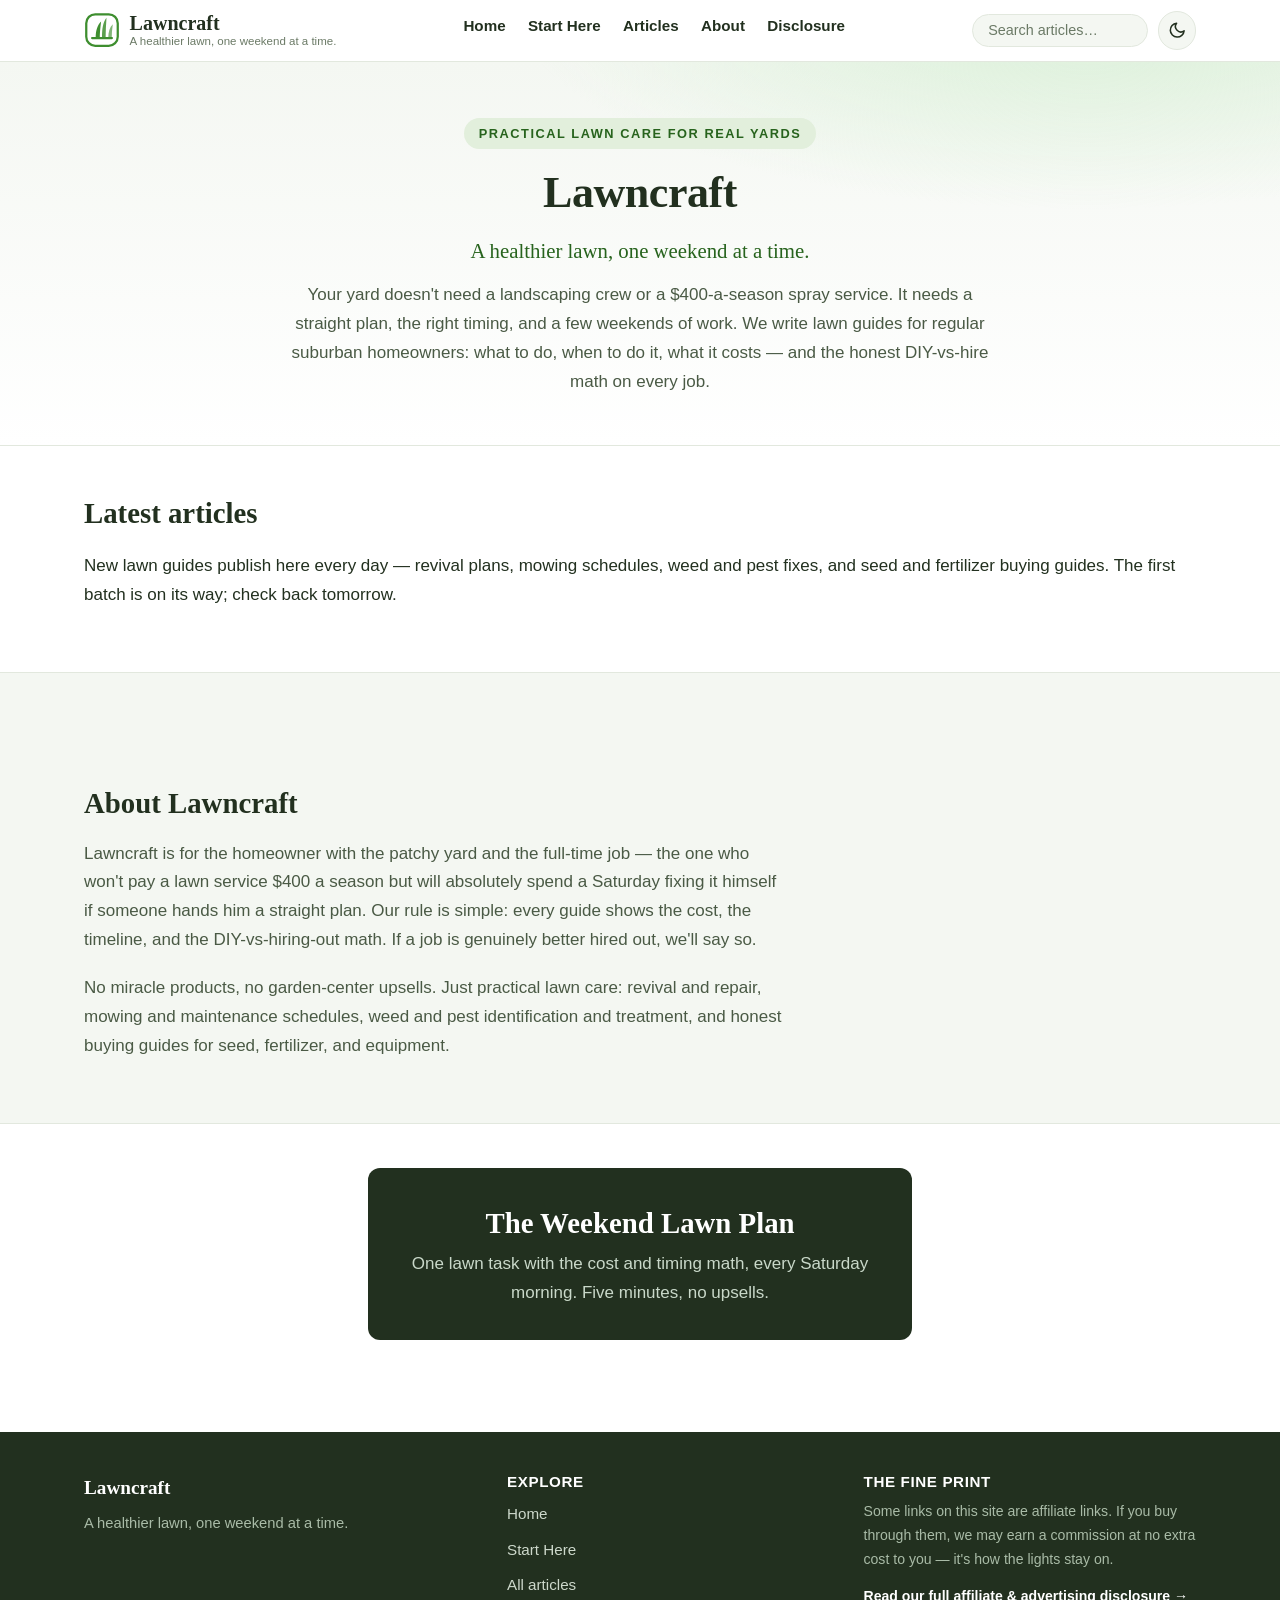
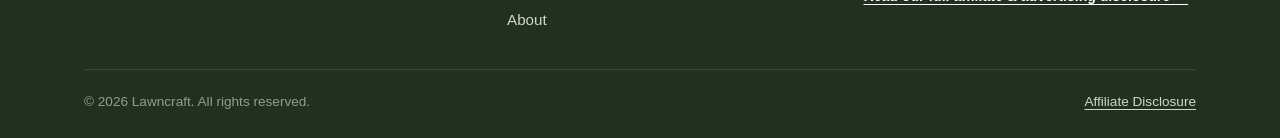
<file: index.html>
<!DOCTYPE html>
<html lang="en">
<head>
  <meta charset="utf-8">
  <meta name="viewport" content="width=device-width, initial-scale=1">
  <!-- MEDIVAVINE/JOURNEY: paste ad network script here -->
  <title>Lawncraft — A healthier lawn, one weekend at a time.</title>
  <meta name="description" content="Lawncraft gives regular suburban homeowners straight, DIY-first lawn care plans — revival, mowing, weeds, seed and fertilizer — always with the DIY-vs-hire math.">
  <meta property="og:title" content="Lawncraft — A healthier lawn, one weekend at a time.">
  <meta property="og:description" content="Practical lawn care for regular suburban homeowners: revival plans, mowing schedules, weed ID, and seed and fertilizer buying guides — with honest cost math.">
  <meta property="og:type" content="website">
  <meta property="og:url" content="https://lawncraft.pages.dev/">
  <link rel="stylesheet" href="styles.css">
  <script>
  /* Set theme before first paint: stored choice, else OS preference. */
  (function(){try{var t=localStorage.getItem('lawncraft-theme');if(!t){t=(window.matchMedia&&window.matchMedia('(prefers-color-scheme: dark)').matches)?'dark':'light';}document.documentElement.setAttribute('data-theme',t);}catch(e){}})();
  </script>
  <link rel="canonical" href="https://lawncraft.pages.dev/">
  <meta name="twitter:card" content="summary">
</head>
<body>

<header class="site-header">
  <div class="header-inner">
    <a class="brand" href="index.html" aria-label="Lawncraft — home">
      <svg class="brand-mark" viewBox="0 0 40 40" role="img" aria-label="Three grass blades">
        <rect x="2.5" y="2.5" width="35" height="35" rx="10" fill="none" stroke="#3e8e2f" stroke-width="2.5"/>
        <path d="M13 29c0-8 1.5-14 6-18.5-.8 6.5-1.5 12.5-1.5 18.5z" fill="#3e8e2f"/>
        <path d="M20 29c0-10 1-17.5 5-22.5-.5 7.5-1 15-1 22.5z" fill="#3e8e2f" opacity="0.85"/>
        <path d="M27 29c0-7 1.5-12 5-15.5-.8 5-1.2 10.5-1.2 15.5z" fill="#3e8e2f" opacity="0.65"/>
        <path d="M9 29h22" stroke="#3e8e2f" stroke-width="2.5" stroke-linecap="round"/>
      </svg>
      <span class="brand-name">Lawncraft<span class="brand-tag">A healthier lawn, one weekend at a time.</span></span>
    </a>
    <button class="nav-toggle" id="navToggle" aria-expanded="false" aria-controls="siteNav" aria-label="Toggle navigation menu">
      <svg viewBox="0 0 24 24" fill="none" stroke="currentColor" stroke-width="2" stroke-linecap="round" aria-hidden="true">
        <path d="M4 7h16M4 12h16M4 17h16"/>
      </svg>
    </button>
    <nav class="site-nav" id="siteNav" aria-label="Main navigation">
      <ul>
        <li><a href="index.html" aria-current="page">Home</a></li>
        <li><a href="#articles">Start Here</a></li>
        <li><a href="#articles">Articles</a></li>
        <li><a href="#about">About</a></li>
        <li><a href="disclosure.html">Disclosure</a></li>
      </ul>
    </nav>
    <div class="header-actions">
      <div class="site-search" data-search>
        <label class="visually-hidden" for="siteSearchInput">Search articles</label>
        <input class="site-search-input" id="siteSearchInput" type="search" placeholder="Search articles&hellip;" autocomplete="off" role="combobox" aria-expanded="false" aria-controls="siteSearchResults" aria-autocomplete="list">
        <div class="site-search-results" id="siteSearchResults" role="listbox" aria-label="Search results" hidden></div>
      </div>
      <button class="theme-toggle" id="themeToggle" type="button" aria-label="Switch to dark mode" aria-pressed="false">
        <svg class="icon-moon" viewBox="0 0 24 24" fill="none" stroke="currentColor" stroke-width="2" stroke-linecap="round" stroke-linejoin="round" aria-hidden="true"><path d="M21 12.8A9 9 0 1 1 11.2 3a7 7 0 0 0 9.8 9.8z"/></svg>
        <svg class="icon-sun" viewBox="0 0 24 24" fill="none" stroke="currentColor" stroke-width="2" stroke-linecap="round" aria-hidden="true"><circle cx="12" cy="12" r="4"/><path d="M12 2v2M12 20v2M4.9 4.9l1.4 1.4M17.7 17.7l1.4 1.4M2 12h2M20 12h2M4.9 19.1l1.4-1.4M17.7 6.3l1.4-1.4"/></svg>
      </button>
    </div>
  </div>
</header>

<main>
  <section class="hero">
    <div class="wrap">
      <span class="eyebrow">Practical lawn care for real yards</span>
      <h1>Lawncraft</h1>
      <p class="tagline">A healthier lawn, one weekend at a time.</p>
      <p class="pitch">Your yard doesn't need a landscaping crew or a $400-a-season spray service. It needs a straight plan, the right timing, and a few weekends of work. We write lawn guides for regular suburban homeowners: what to do, when to do it, what it costs — and the honest DIY-vs-hire math on every job.</p>
    </div>
  </section>

  <section class="section" aria-labelledby="articles">
    <div class="wrap">
      <div class="section-head" id="articles-head">
        <h2 id="articles">Latest articles</h2>
      </div>
      <p>New lawn guides publish here every day — revival plans, mowing schedules, weed and pest fixes, and seed and fertilizer buying guides. The first batch is on its way; check back tomorrow.</p>
      <ul class="card-grid">
      </ul>
    </div>
  </section>

  <section class="section band about" id="about" aria-labelledby="about-heading">
    <div class="wrap">
      <h2 id="about-heading">About Lawncraft</h2>
      <p>Lawncraft is for the homeowner with the patchy yard and the full-time job — the one who won't pay a lawn service $400 a season but will absolutely spend a Saturday fixing it himself if someone hands him a straight plan. Our rule is simple: every guide shows the cost, the timeline, and the DIY-vs-hiring-out math. If a job is genuinely better hired out, we'll say so.</p>
      <p>No miracle products, no garden-center upsells. Just practical lawn care: revival and repair, mowing and maintenance schedules, weed and pest identification and treatment, and honest buying guides for seed, fertilizer, and equipment.</p>
    </div>
  </section>

  <section class="section" aria-labelledby="newsletter-heading">
    <div class="wrap">
      <div class="newsletter-card">
        <h2 id="newsletter-heading">The Weekend Lawn Plan</h2>
        <p>One lawn task with the cost and timing math, every Saturday morning. Five minutes, no upsells.</p>
        <!-- NEWSLETTER: paste Beehiiv/Substack embed here -->
      </div>
    </div>
  </section>
</main>

<footer class="site-footer">
  <div class="footer-inner">
    <div class="footer-grid">
      <div>
        <div class="footer-brand">Lawncraft</div>
        <p class="footer-tag">A healthier lawn, one weekend at a time.</p>
      </div>
      <nav class="footer-nav" aria-label="Footer navigation">
        <h3>Explore</h3>
        <ul>
          <li><a href="index.html">Home</a></li>
          <li><a href="#articles">Start Here</a></li>
          <li><a href="#articles">All articles</a></li>
          <li><a href="#about">About</a></li>
        </ul>
      </nav>
      <div class="footer-note">
        <h3>The fine print</h3>
        <p>Some links on this site are affiliate links. If you buy through them, we may earn a commission at no extra cost to you — it's how the lights stay on.</p>
        <p><a href="disclosure.html" class="footer-note-link">Read our full affiliate &amp; advertising disclosure →</a></p>
      </div>
    </div>
    <div class="footer-bottom">
      <span>© 2026 Lawncraft. All rights reserved.</span>
      <span><a href="disclosure.html">Affiliate Disclosure</a></span>
    </div>
  </div>
</footer>

<script src="assets/site.js"></script>
</body>
</html>
</file>
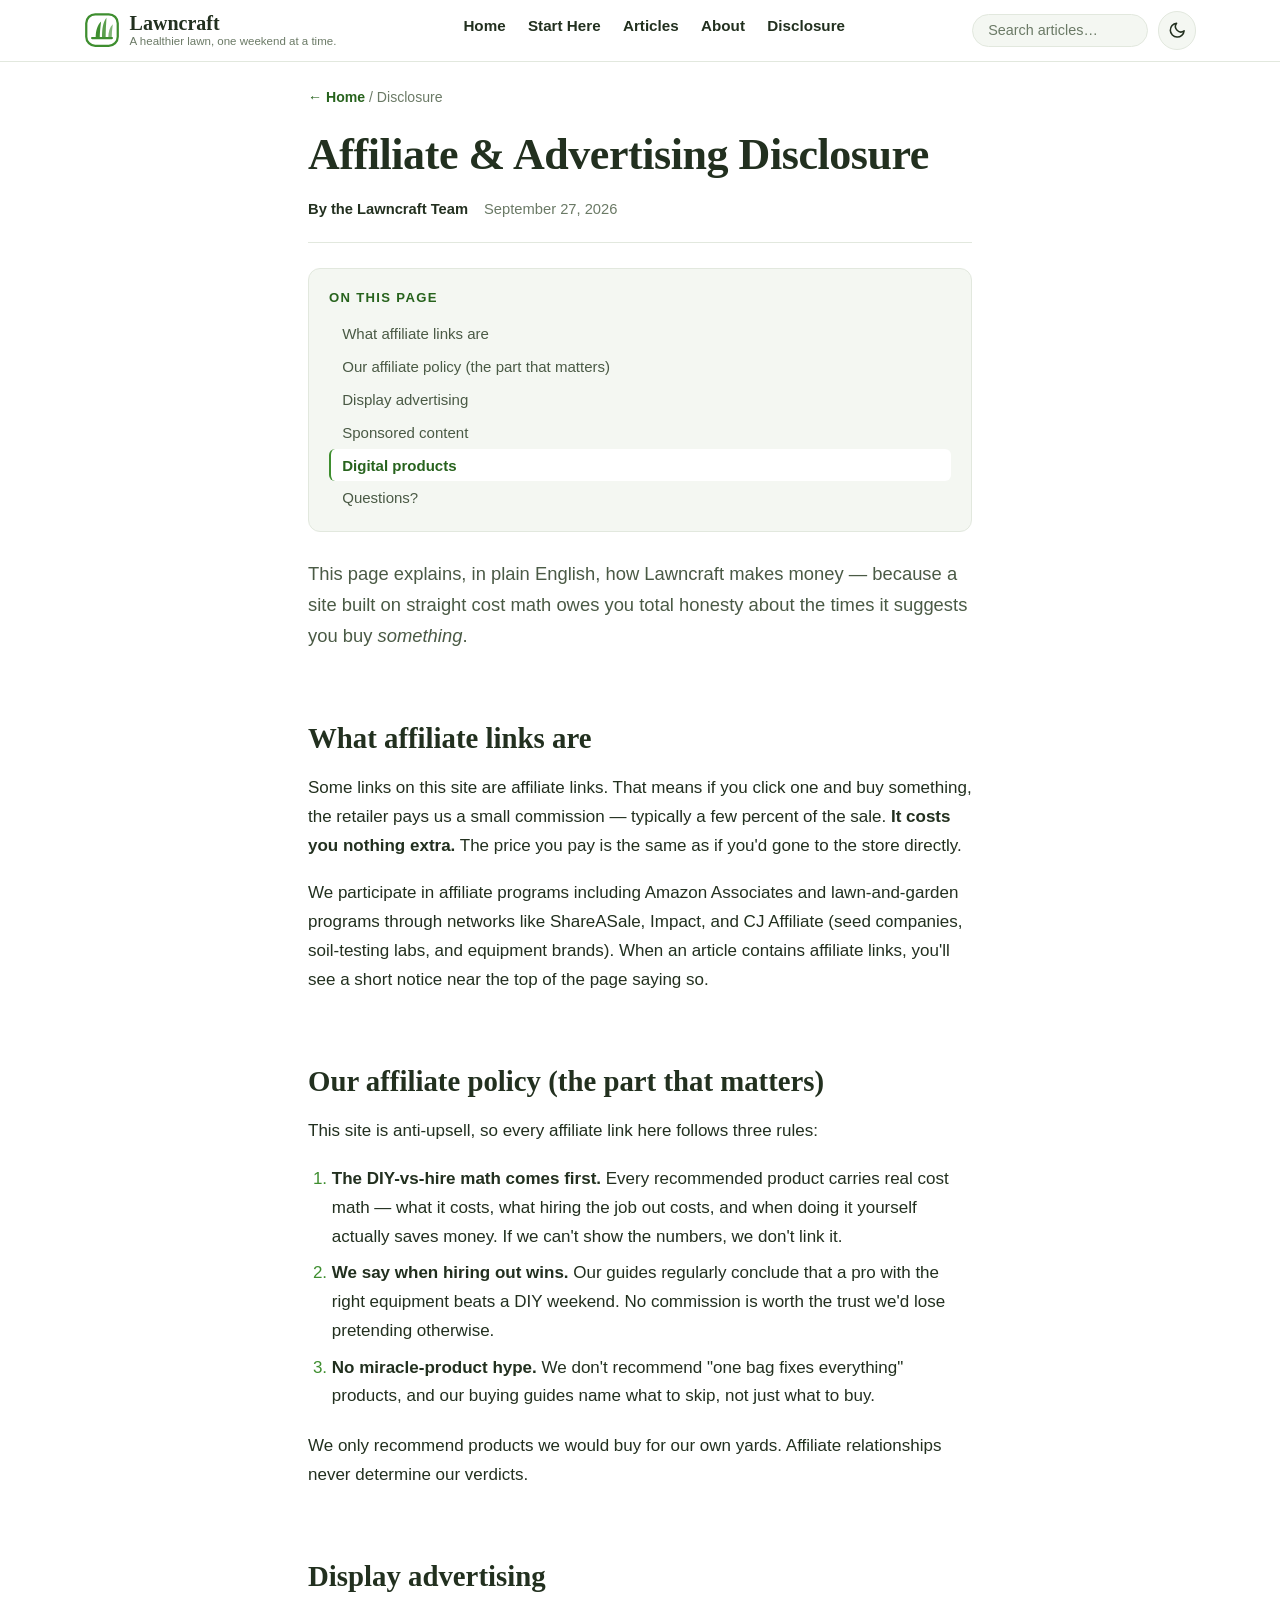
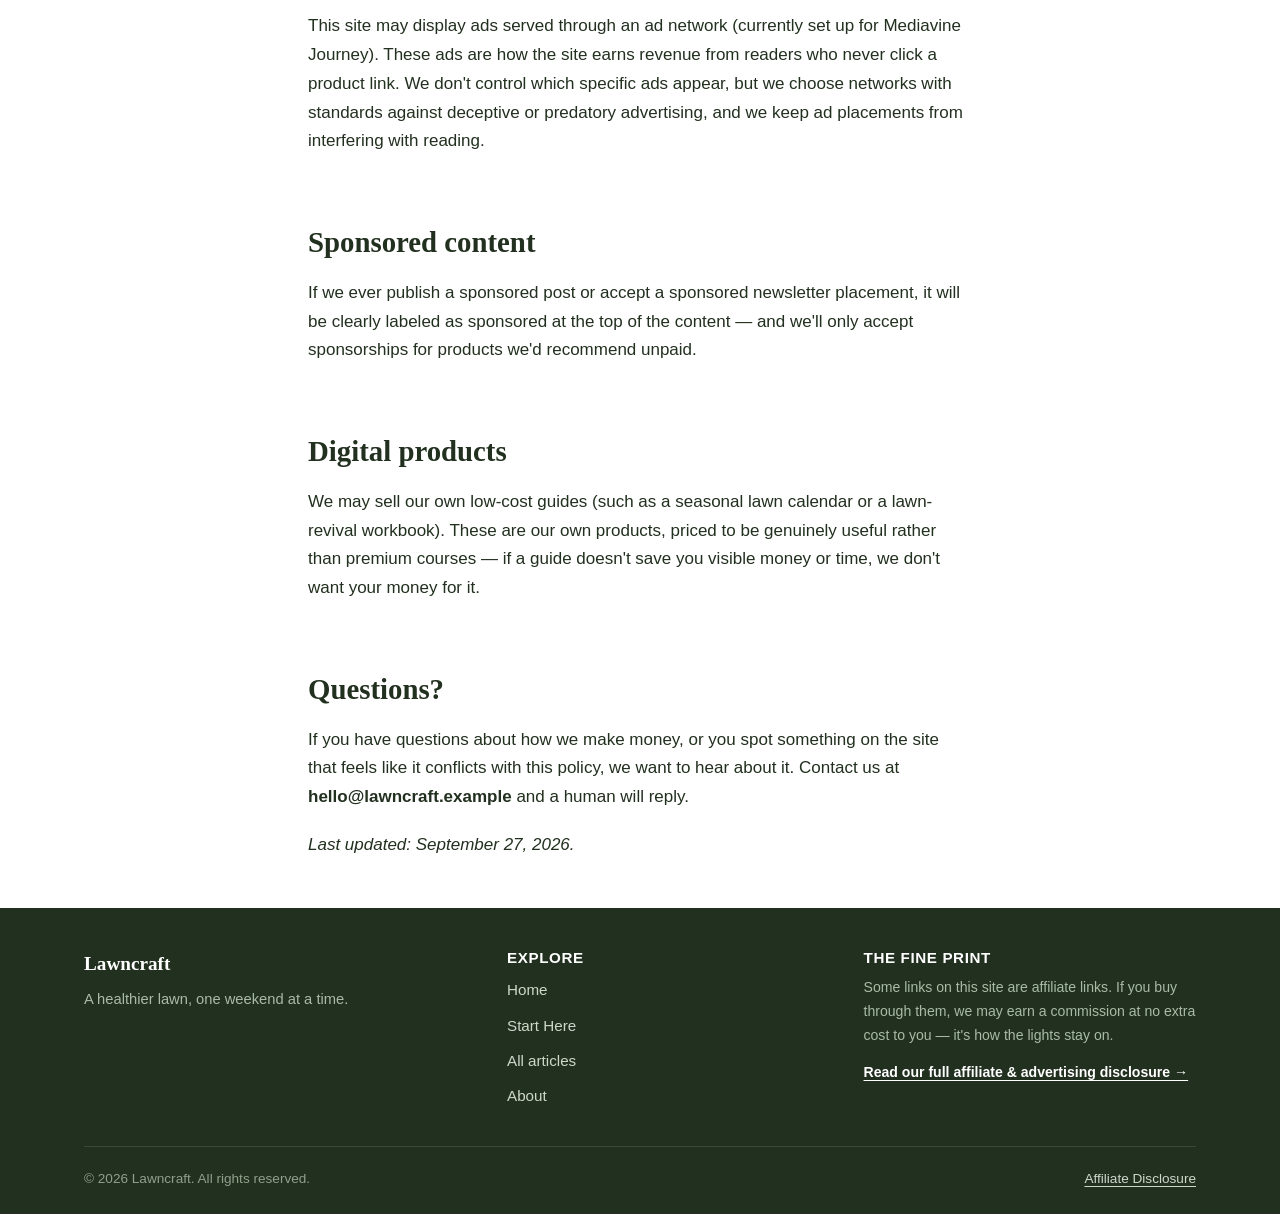
<file: disclosure.html>
<!DOCTYPE html>
<html lang="en">
<head>
  <meta charset="utf-8">
  <meta name="viewport" content="width=device-width, initial-scale=1">
  <!-- MEDIVAVINE/JOURNEY: paste ad network script here -->
  <title>Affiliate &amp; Advertising Disclosure | Lawncraft</title>
  <meta name="description" content="How Lawncraft makes money: affiliate links, display ads, and our promise to recommend only what we'd buy for our own yards.">
  <meta property="og:title" content="Affiliate &amp; Advertising Disclosure | Lawncraft">
  <meta property="og:description" content="Plain-English disclosure: what affiliate links are, how display ads work here, and why trust is the whole business model.">
  <meta property="og:type" content="website">
  <meta property="og:url" content="https://lawncraft.pages.dev/disclosure.html">
  <link rel="stylesheet" href="styles.css">
  <script>
  /* Set theme before first paint: stored choice, else OS preference. */
  (function(){try{var t=localStorage.getItem('lawncraft-theme');if(!t){t=(window.matchMedia&&window.matchMedia('(prefers-color-scheme: dark)').matches)?'dark':'light';}document.documentElement.setAttribute('data-theme',t);}catch(e){}})();
  </script>
  <link rel="canonical" href="https://lawncraft.pages.dev/disclosure.html">
  <meta name="twitter:card" content="summary">
</head>
<body class="article-page">

<header class="site-header">
  <div class="header-inner">
    <a class="brand" href="index.html" aria-label="Lawncraft — home">
      <svg class="brand-mark" viewBox="0 0 40 40" role="img" aria-label="Three grass blades">
        <rect x="2.5" y="2.5" width="35" height="35" rx="10" fill="none" stroke="#3e8e2f" stroke-width="2.5"/>
        <path d="M13 29c0-8 1.5-14 6-18.5-.8 6.5-1.5 12.5-1.5 18.5z" fill="#3e8e2f"/>
        <path d="M20 29c0-10 1-17.5 5-22.5-.5 7.5-1 15-1 22.5z" fill="#3e8e2f" opacity="0.85"/>
        <path d="M27 29c0-7 1.5-12 5-15.5-.8 5-1.2 10.5-1.2 15.5z" fill="#3e8e2f" opacity="0.65"/>
        <path d="M9 29h22" stroke="#3e8e2f" stroke-width="2.5" stroke-linecap="round"/>
      </svg>
      <span class="brand-name">Lawncraft<span class="brand-tag">A healthier lawn, one weekend at a time.</span></span>
    </a>
    <button class="nav-toggle" id="navToggle" aria-expanded="false" aria-controls="siteNav" aria-label="Toggle navigation menu">
      <svg viewBox="0 0 24 24" fill="none" stroke="currentColor" stroke-width="2" stroke-linecap="round" aria-hidden="true">
        <path d="M4 7h16M4 12h16M4 17h16"/>
      </svg>
    </button>
    <nav class="site-nav" id="siteNav" aria-label="Main navigation">
      <ul>
        <li><a href="index.html">Home</a></li>
        <li><a href="index.html#articles">Start Here</a></li>
        <li><a href="index.html#articles">Articles</a></li>
        <li><a href="index.html#about">About</a></li>
        <li><a href="disclosure.html" aria-current="page">Disclosure</a></li>
      </ul>
    </nav>
    <div class="header-actions">
      <div class="site-search" data-search>
        <label class="visually-hidden" for="siteSearchInput">Search articles</label>
        <input class="site-search-input" id="siteSearchInput" type="search" placeholder="Search articles&hellip;" autocomplete="off" role="combobox" aria-expanded="false" aria-controls="siteSearchResults" aria-autocomplete="list">
        <div class="site-search-results" id="siteSearchResults" role="listbox" aria-label="Search results" hidden></div>
      </div>
      <button class="theme-toggle" id="themeToggle" type="button" aria-label="Switch to dark mode" aria-pressed="false">
        <svg class="icon-moon" viewBox="0 0 24 24" fill="none" stroke="currentColor" stroke-width="2" stroke-linecap="round" stroke-linejoin="round" aria-hidden="true"><path d="M21 12.8A9 9 0 1 1 11.2 3a7 7 0 0 0 9.8 9.8z"/></svg>
        <svg class="icon-sun" viewBox="0 0 24 24" fill="none" stroke="currentColor" stroke-width="2" stroke-linecap="round" aria-hidden="true"><circle cx="12" cy="12" r="4"/><path d="M12 2v2M12 20v2M4.9 4.9l1.4 1.4M17.7 17.7l1.4 1.4M2 12h2M20 12h2M4.9 19.1l1.4-1.4M17.7 6.3l1.4-1.4"/></svg>
      </button>
    </div>
  </div>
</header>

<main>
  <div class="wrap-narrow">
    <p class="breadcrumb"><a href="index.html">← Home</a> / Disclosure</p>

    <article>
      <header class="article-head">
        <h1>Affiliate &amp; Advertising Disclosure</h1>
        <p class="byline">
          <span class="author">By the Lawncraft Team</span>
          <time datetime="2026-09-27">September 27, 2026</time>
        </p>
      </header>

      <p class="lede">This page explains, in plain English, how Lawncraft makes money — because a site built on straight cost math owes you total honesty about the times it suggests you buy <em>something</em>.</p>

      <h2>What affiliate links are</h2>
      <p>Some links on this site are affiliate links. That means if you click one and buy something, the retailer pays us a small commission — typically a few percent of the sale. <strong>It costs you nothing extra.</strong> The price you pay is the same as if you'd gone to the store directly.</p>
      <p>We participate in affiliate programs including Amazon Associates and lawn-and-garden programs through networks like ShareASale, Impact, and CJ Affiliate (seed companies, soil-testing labs, and equipment brands). When an article contains affiliate links, you'll see a short notice near the top of the page saying so.</p>

      <h2>Our affiliate policy (the part that matters)</h2>
      <p>This site is anti-upsell, so every affiliate link here follows three rules:</p>
      <ol>
        <li><strong>The DIY-vs-hire math comes first.</strong> Every recommended product carries real cost math — what it costs, what hiring the job out costs, and when doing it yourself actually saves money. If we can't show the numbers, we don't link it.</li>
        <li><strong>We say when hiring out wins.</strong> Our guides regularly conclude that a pro with the right equipment beats a DIY weekend. No commission is worth the trust we'd lose pretending otherwise.</li>
        <li><strong>No miracle-product hype.</strong> We don't recommend "one bag fixes everything" products, and our buying guides name what to skip, not just what to buy.</li>
      </ol>
      <p>We only recommend products we would buy for our own yards. Affiliate relationships never determine our verdicts.</p>

      <h2>Display advertising</h2>
      <p>This site may display ads served through an ad network (currently set up for Mediavine Journey). These ads are how the site earns revenue from readers who never click a product link. We don't control which specific ads appear, but we choose networks with standards against deceptive or predatory advertising, and we keep ad placements from interfering with reading.</p>

      <h2>Sponsored content</h2>
      <p>If we ever publish a sponsored post or accept a sponsored newsletter placement, it will be clearly labeled as sponsored at the top of the content — and we'll only accept sponsorships for products we'd recommend unpaid.</p>

      <h2>Digital products</h2>
      <p>We may sell our own low-cost guides (such as a seasonal lawn calendar or a lawn-revival workbook). These are our own products, priced to be genuinely useful rather than premium courses — if a guide doesn't save you visible money or time, we don't want your money for it.</p>

      <h2>Questions?</h2>
      <p>If you have questions about how we make money, or you spot something on the site that feels like it conflicts with this policy, we want to hear about it. Contact us at <strong>hello@lawncraft.example</strong> and a human will reply.</p>
      <p><em>Last updated: September 27, 2026.</em></p>
    </article>
  </div>
</main>

<footer class="site-footer">
  <div class="footer-inner">
    <div class="footer-grid">
      <div>
        <div class="footer-brand">Lawncraft</div>
        <p class="footer-tag">A healthier lawn, one weekend at a time.</p>
      </div>
      <nav class="footer-nav" aria-label="Footer navigation">
        <h3>Explore</h3>
        <ul>
          <li><a href="index.html">Home</a></li>
          <li><a href="index.html#articles">Start Here</a></li>
          <li><a href="index.html#articles">All articles</a></li>
          <li><a href="index.html#about">About</a></li>
        </ul>
      </nav>
      <div class="footer-note">
        <h3>The fine print</h3>
        <p>Some links on this site are affiliate links. If you buy through them, we may earn a commission at no extra cost to you — it's how the lights stay on.</p>
        <p><a href="disclosure.html" class="footer-note-link">Read our full affiliate &amp; advertising disclosure →</a></p>
      </div>
    </div>
    <div class="footer-bottom">
      <span>© 2026 Lawncraft. All rights reserved.</span>
      <span><a href="disclosure.html">Affiliate Disclosure</a></span>
    </div>
  </div>
</footer>

<script src="assets/site.js"></script>
</body>
</html>
</file>
<file: styles.css>
/* Lawncraft — clean modern editorial blog theme
   Mobile-first, no frameworks, single accent color. */

:root {
  --accent: #3e8e2f;          /* lawn green */
  --accent-dark: #27631d;
  --ink: #22301f;
  --ink-soft: #4a5a45;
  --muted: #6b7a66;
  --paper: #ffffff;
  --wash: #f4f7f2;
  --line: #e2e8de;
  --radius: 12px;
  --maxw: 72rem;
  --measure: 44rem;
  --font: -apple-system, BlinkMacSystemFont, "Segoe UI", Roboto, "Helvetica Neue",
          Arial, "Noto Sans", system-ui, sans-serif;
  --font-display: "Iowan Old Style", "Palatino Linotype", Palatino, Georgia,
          "Times New Roman", serif;
}

* { box-sizing: border-box; }
html { scroll-behavior: smooth; }
body {
  margin: 0;
  font-family: var(--font);
  color: var(--ink);
  background: var(--paper);
  line-height: 1.7;
  font-size: 1.0625rem;
  -webkit-font-smoothing: antialiased;
}
img, svg { max-width: 100%; height: auto; }
a { color: var(--accent-dark); text-decoration-thickness: 1px; text-underline-offset: 3px; }
a:hover { color: var(--accent); }
a:focus-visible, button:focus-visible {
  outline: 3px solid var(--accent);
  outline-offset: 2px;
  border-radius: 4px;
}

h1, h2, h3, h4 { font-family: var(--font-display); line-height: 1.25; color: var(--ink); text-wrap: balance; }
h1 { font-size: clamp(1.9rem, 4.5vw, 2.75rem); margin: 0.4em 0 0.3em; letter-spacing: -0.01em; }
h2 { font-size: clamp(1.4rem, 3vw, 1.8rem); margin: 2.2em 0 0.6em; padding-top: 0.2em; }
h3 { font-size: 1.22rem; margin: 1.8em 0 0.4em; }
p { margin: 0 0 1.1em; }
ul, ol { margin: 0 0 1.2em; padding-left: 1.4em; }
li { margin-bottom: 0.45em; }
li::marker { color: var(--accent); }
blockquote {
  margin: 1.6em 0; padding: 0.9em 1.2em;
  border-left: 4px solid var(--accent);
  background: var(--wash); border-radius: 0 var(--radius) var(--radius) 0;
}
code { background: var(--wash); padding: 0.15em 0.4em; border-radius: 6px; font-size: 0.92em; }

.wrap { max-width: var(--maxw); margin: 0 auto; padding: 0 1.25rem; }

/* ---- Header / nav ---- */
.site-header {
  background: var(--paper);
  border-bottom: 1px solid var(--line);
  position: sticky; top: 0; z-index: 50;
}
.header-inner {
  display: flex; align-items: center; justify-content: space-between;
  max-width: var(--maxw); margin: 0 auto; padding: 0.7rem 1.25rem;
}
.brand { display: flex; align-items: center; gap: 0.6rem; text-decoration: none; color: var(--ink); }
.brand-mark { width: 36px; height: 36px; flex: none; }
.brand-name { font-family: var(--font-display); font-size: 1.25rem; font-weight: 700; line-height: 1.15; }
.brand-tag { display: block; font-family: var(--font); font-size: 0.72rem; color: var(--muted); font-weight: 400; }
.site-nav ul { display: flex; gap: 1.4rem; list-style: none; margin: 0; padding: 0; }
.site-nav a { text-decoration: none; color: var(--ink); font-weight: 600; font-size: 0.95rem; }
.site-nav a:hover { color: var(--accent); }
.nav-toggle {
  display: none; background: none; border: 1px solid var(--line);
  border-radius: 8px; padding: 0.45rem 0.6rem; cursor: pointer; color: var(--ink);
}
.nav-toggle svg { display: block; width: 22px; height: 22px; }

/* ---- Hero ---- */
.hero {
  background:
    radial-gradient(60rem 22rem at 85% -4rem, #d8f0d6 0%, transparent 60%),
    linear-gradient(180deg, var(--wash) 0%, var(--paper) 100%);
  background-color: var(--wash);
  border-bottom: 1px solid var(--line);
  padding: 3.5rem 0 3rem;
  text-align: center;
}
.hero .eyebrow {
  display: inline-block; font-size: 0.8rem; font-weight: 700; letter-spacing: 0.12em;
  text-transform: uppercase; color: var(--accent-dark);
  background: #e2efdc; border-radius: 999px; padding: 0.3rem 0.9rem; margin-bottom: 1rem;
}
.hero h1 { margin-top: 0; }
.hero .tagline { font-family: var(--font-display); font-size: 1.3rem; color: var(--accent-dark); margin: 0 0 0.8rem; }
.hero .pitch { max-width: var(--measure); margin: 0 auto; color: var(--ink-soft); }

/* ---- Cards / grids ---- */
.section { padding: 2.75rem 0; }
.section-head { display: flex; align-items: baseline; justify-content: space-between; flex-wrap: wrap; row-gap: 0.4rem; gap: 1rem; margin-bottom: 1.25rem; }
.section-head h2 { margin: 0; }
.section-head a { font-size: 0.92rem; font-weight: 600; white-space: nowrap; }

.card-grid { display: grid; grid-template-columns: 1fr; gap: 1.25rem; list-style: none; margin: 0; padding: 0; }
.card {
  border: 1px solid var(--line); border-radius: var(--radius);
  background: var(--paper); padding: 1.4rem 1.4rem 1.2rem;
  display: flex; flex-direction: column; gap: 0.5rem;
  transition: transform 0.15s ease, box-shadow 0.15s ease;
}
.card:hover { transform: translateY(-3px); box-shadow: 0 10px 28px rgba(46, 125, 74, 0.10); }
.card .kicker { font-size: 0.75rem; font-weight: 700; letter-spacing: 0.1em; text-transform: uppercase; color: var(--accent-dark); }
.card h3 { margin: 0; font-size: 1.15rem; }
.card h3 a { color: var(--ink); text-decoration: none; }
.card h3 a:hover { color: var(--accent); }
.card p { margin: 0; color: var(--ink-soft); font-size: 0.97rem; flex: 1; }
.card .card-link { font-weight: 700; font-size: 0.92rem; }

.featured {
  border: 2px solid var(--accent); border-radius: var(--radius);
  background: linear-gradient(135deg, #f2f8f3 0%, var(--paper) 70%);
  padding: 1.75rem; margin-bottom: 2rem;
  display: grid; gap: 0.7rem;
}
.featured .kicker { font-size: 0.78rem; font-weight: 700; letter-spacing: 0.12em; text-transform: uppercase; color: var(--accent-dark); }
.featured h2 { margin: 0; font-size: clamp(1.5rem, 3.4vw, 2rem); }
.featured h2 a { color: var(--ink); text-decoration: none; }
.featured h2 a:hover { color: var(--accent); }
.featured p { margin: 0; color: var(--ink-soft); }
.stat-row { display: flex; flex-wrap: wrap; gap: 0.6rem; margin-top: 0.4rem; }
.stat {
  background: var(--paper); border: 1px solid var(--line); border-radius: 999px;
  font-size: 0.85rem; font-weight: 600; padding: 0.25rem 0.8rem; color: var(--ink-soft);
}
.stat strong { color: var(--accent-dark); }

/* ---- About / newsletter band ---- */
.band { background: var(--wash); border-top: 1px solid var(--line); border-bottom: 1px solid var(--line); }
.about p { max-width: var(--measure); color: var(--ink-soft); }
.newsletter-card {
  background: var(--ink); color: #eef4ec; border-radius: var(--radius);
  padding: 2rem; max-width: 34rem; margin: 0 auto; text-align: center;
}
.newsletter-card h2 { color: #ffffff; margin: 0 0 0.5rem; }
.newsletter-card p { color: #c9d8c9; margin: 0; }
.newsletter-card svg { margin-bottom: 0.6rem; }

/* ---- Article pages ---- */
.article-page .wrap-narrow { max-width: var(--measure); margin: 0 auto; padding: 0 1.25rem; }
.breadcrumb { font-size: 0.88rem; margin: 1.5rem 0 0.5rem; color: var(--muted); }
.breadcrumb a { text-decoration: none; font-weight: 600; }
.article-head { border-bottom: 1px solid var(--line); padding-bottom: 1.25rem; margin-bottom: 0.5rem; }
.byline { display: flex; flex-wrap: wrap; gap: 0.5rem 1rem; align-items: center; color: var(--muted); font-size: 0.92rem; margin: 0.9rem 0 0; }
.byline .author { font-weight: 700; color: var(--ink); }
.disclosure-notice {
  background: #fdf8ec; border: 1px solid #ead9a8; border-radius: var(--radius);
  padding: 0.85rem 1.1rem; font-size: 0.9rem; color: #5c4a1e; margin: 1.25rem 0;
}
.disclosure-notice a { color: #7a5f1c; font-weight: 700; }
.lede { font-size: 1.15rem; color: var(--ink-soft); }
.faq { background: var(--wash); border-radius: var(--radius); padding: 1.5rem; margin: 2.5rem 0; }
.faq h2 { margin-top: 0; }
.faq dt { font-weight: 700; margin-top: 1.1rem; }
.faq dd { margin: 0.25rem 0 0; color: var(--ink-soft); }
.recipe-card {
  background: var(--paper); border: 1px solid var(--line); border-left: 4px solid var(--accent);
  border-radius: var(--radius); padding: 1.25rem 1.4rem; margin: 1.4rem 0;
}
.recipe-card h3 { margin-top: 0; }
.keep-reading { border-top: 2px solid var(--accent); margin: 3rem 0 0; padding-top: 1.5rem; }
.keep-reading h2 { margin-top: 0; }
.keep-reading ul { list-style: none; padding: 0; margin: 0; display: grid; gap: 0.7rem; }
.keep-reading li { margin: 0; }
.keep-reading a { font-weight: 600; text-decoration: none; }
.keep-reading a:hover { text-decoration: underline; }

/* ---- Footer ---- */
.site-footer { background: var(--ink); color: #cdd8cb; margin-top: 3rem; }
.footer-inner { max-width: var(--maxw); margin: 0 auto; padding: 2.5rem 1.25rem 1.5rem; }
.footer-grid { display: grid; gap: 1.5rem; grid-template-columns: 1fr; margin-bottom: 1.75rem; }
.footer-brand { font-family: var(--font-display); font-size: 1.2rem; color: #fff; font-weight: 700; }
.footer-tag { font-size: 0.92rem; color: #a9bba7; margin: 0.4rem 0 0; }
.footer-nav h3, .footer-note h3 { color: #fff; font-size: 0.95rem; font-family: var(--font); margin: 0 0 0.6rem; letter-spacing: 0.04em; text-transform: uppercase; }
.footer-nav ul { list-style: none; margin: 0; padding: 0; }
.footer-nav li { margin-bottom: 0.4rem; }
.footer-nav a { color: #cdd8cb; text-decoration: none; font-size: 0.95rem; }
.footer-nav a:hover { color: #fff; text-decoration: underline; }
.footer-note p { font-size: 0.88rem; color: #a9bba7; margin: 0 0 0.8rem; }
.footer-note-link { color: #fff; font-weight: 700; }
.footer-bottom { border-top: 1px solid #3a4a38; padding-top: 1.25rem; font-size: 0.85rem; color: #8fa08d; display: flex; flex-wrap: wrap; gap: 0.5rem 1.5rem; justify-content: space-between; }
.footer-bottom a { color: #cdd8cb; }

/* ---- Decorative SVG dividers ---- */
.leaf-divider { display: flex; justify-content: center; margin: 2.5rem 0; color: var(--accent); opacity: 0.7; }

/* ---- Responsive ---- */
@media (min-width: 560px) {
  .card-grid { grid-template-columns: repeat(2, 1fr); }
  .footer-grid { grid-template-columns: 1.2fr 1fr 1fr; }
}
@media (min-width: 900px) {
  .card-grid { grid-template-columns: repeat(3, 1fr); }
}

/* Hamburger nav under ~720px */
@media (max-width: 719px) {
  .nav-toggle { display: block; }
  .site-nav { display: none; width: 100%; }
  .header-inner { flex-wrap: wrap; }
  .site-nav.open { display: block; }
  .site-nav ul { flex-direction: column; gap: 0; padding: 0.75rem 0 0.25rem; }
  .site-nav li { border-top: 1px solid var(--line); }
  .site-nav a { display: block; padding: 0.7rem 0.2rem; }
}
@media (prefers-reduced-motion: reduce) {
  html { scroll-behavior: auto; }
  .card:hover { transform: none; }
}

/* ---- Interactive features (assets/site.js) ---- */
.visually-hidden {
  position: absolute !important; width: 1px; height: 1px;
  padding: 0; margin: -1px; overflow: hidden;
  clip: rect(0 0 0 0); white-space: nowrap; border: 0;
}

/* Search in header */
.header-actions { display: flex; align-items: center; gap: 0.6rem; }
.site-search { position: relative; }
.site-search-input {
  border: 1px solid var(--line); border-radius: 999px;
  padding: 0.45rem 0.95rem; font-size: 0.9rem; font-family: var(--font);
  width: 11rem; background: var(--wash); color: var(--ink);
  transition: width 0.2s ease, border-color 0.2s ease, background 0.2s ease;
}
.site-search-input::placeholder { color: var(--muted); }
.site-search-input:focus {
  width: 15rem; background: var(--paper); border-color: var(--accent); outline: none;
  box-shadow: 0 0 0 3px rgba(46, 125, 74, 0.15);
}
.site-search-results {
  position: absolute; top: calc(100% + 0.45rem); right: 0;
  width: min(22rem, 82vw); max-height: 24rem; overflow: auto;
  background: var(--paper); border: 1px solid var(--line);
  border-radius: var(--radius); box-shadow: 0 14px 36px rgba(20, 35, 22, 0.16);
  z-index: 60; text-align: left;
}
.site-search-results a {
  display: block; padding: 0.7rem 1rem; text-decoration: none;
  border-bottom: 1px solid var(--line);
}
.site-search-results a:last-child { border-bottom: 0; }
.site-search-results a:hover, .site-search-results a:focus-visible { background: var(--wash); }
.site-search-results .sr-title { display: block; font-weight: 700; color: var(--ink); font-size: 0.95rem; line-height: 1.35; }
.site-search-results .sr-excerpt { display: block; font-size: 0.84rem; color: var(--muted); margin-top: 0.2rem; line-height: 1.45; }
.site-search-empty { padding: 0.85rem 1rem; font-size: 0.9rem; color: var(--muted); margin: 0; }

/* Dark mode toggle */
.theme-toggle {
  background: var(--wash); border: 1px solid var(--line); border-radius: 999px;
  width: 2.4rem; height: 2.4rem; flex: none;
  display: inline-flex; align-items: center; justify-content: center;
  cursor: pointer; color: var(--ink);
}
.theme-toggle:hover { border-color: var(--accent); color: var(--accent); }
.theme-toggle svg { width: 1.15rem; height: 1.15rem; }
.theme-toggle .icon-sun { display: none; }
html[data-theme="dark"] .theme-toggle .icon-sun { display: block; }
html[data-theme="dark"] .theme-toggle .icon-moon { display: none; }

/* Table of contents */
.toc {
  background: var(--wash); border: 1px solid var(--line);
  border-radius: var(--radius); padding: 1.1rem 1.25rem; margin: 1.6rem 0;
}
.toc-title {
  font-weight: 700; font-size: 0.82rem; letter-spacing: 0.1em;
  text-transform: uppercase; color: var(--accent-dark); margin: 0 0 0.55rem;
}
.toc ul { list-style: none; margin: 0; padding: 0; display: grid; gap: 0.1rem; }
.toc li { margin: 0; }
.toc a {
  display: block; padding: 0.32rem 0.7rem; border-radius: 6px;
  text-decoration: none; color: var(--ink-soft); font-size: 0.94rem;
  border-left: 2px solid transparent; line-height: 1.4;
}
.toc a:hover { background: var(--paper); color: var(--accent-dark); }
.toc a.active {
  border-left-color: var(--accent); color: var(--accent-dark);
  font-weight: 700; background: var(--paper);
}
.toc .toc-sub a { padding-left: 1.5rem; font-size: 0.87rem; }
article h2, article h3 { scroll-margin-top: 5.5rem; }

/* Reading progress bar */
.reading-progress {
  position: fixed; top: 0; left: 0; right: 0; height: 3px;
  z-index: 70; pointer-events: none; background: transparent;
}
.reading-progress span { display: block; height: 100%; width: 0; background: var(--accent); }

/* FAQ accordions (progressive enhancement over the plain <dl>) */
.faq dl { margin: 0; }
.faq .faq-q {
  display: flex; width: 100%; align-items: center; justify-content: space-between;
  gap: 1rem; background: none; border: 0; padding: 0.55rem 0;
  font: inherit; font-weight: 700; color: var(--ink);
  text-align: left; cursor: pointer;
}
.faq .faq-q:hover { color: var(--accent-dark); }
.faq .faq-q::after {
  content: "+"; flex: none; font-size: 1.35rem; font-weight: 400;
  color: var(--accent); line-height: 1;
}
.faq .faq-q[aria-expanded="true"]::after { content: "–"; }
.faq dd { margin: 0 0 0.9rem; color: var(--ink-soft); }
.faq dd:last-child { margin-bottom: 0; }

/* Back to top */
.back-to-top {
  position: fixed; right: 1.25rem; bottom: 1.25rem; z-index: 60;
  width: 2.75rem; height: 2.75rem; border-radius: 50%;
  border: 1px solid var(--line); background: var(--paper);
  color: var(--accent-dark); cursor: pointer;
  box-shadow: 0 6px 20px rgba(20, 35, 22, 0.18);
  display: flex; align-items: center; justify-content: center;
  opacity: 0; visibility: hidden; transform: translateY(8px);
  transition: opacity 0.2s ease, transform 0.2s ease, visibility 0.2s;
}
.back-to-top.show { opacity: 1; visibility: visible; transform: none; }
.back-to-top:hover { border-color: var(--accent); color: var(--accent); }
.back-to-top svg { width: 1.2rem; height: 1.2rem; }

/* Dark theme */
html[data-theme="dark"] {
  --accent: #7cc496;
  --accent-dark: #a6d9b8;
  --ink: #e9f0e7;
  --ink-soft: #c2d1bf;
  --muted: #93a691;
  --paper: #10160f;
  --wash: #18211a;
  --line: #2a382c;
}
html[data-theme="dark"] .hero {
  background:
    radial-gradient(60rem 22rem at 85% -4rem, #1e2e22 0%, transparent 60%),
    linear-gradient(180deg, var(--wash) 0%, var(--paper) 100%);
  background-color: var(--wash);
}
html[data-theme="dark"] .hero .eyebrow { background: #223626; }
html[data-theme="dark"] .featured {
  background: linear-gradient(135deg, #16211a 0%, var(--paper) 70%);
}
html[data-theme="dark"] .disclosure-notice {
  background: #26200f; border-color: #5a4a22; color: #e3d3a3;
}
html[data-theme="dark"] .disclosure-notice a { color: #f0d98c; }
html[data-theme="dark"] .site-footer { background: #0b100c; }
html[data-theme="dark"] .footer-bottom { border-top-color: #243024; }
html[data-theme="dark"] .card:hover { box-shadow: 0 10px 28px rgba(0, 0, 0, 0.35); }
html[data-theme="dark"] .site-search-results { box-shadow: 0 14px 36px rgba(0, 0, 0, 0.5); }

/* Header actions on small screens */
@media (max-width: 719px) {
  .header-actions { width: 100%; margin-top: 0.6rem; }
  .site-search { flex: 1; }
  .site-search-input, .site-search-input:focus { width: 100%; }
}
@media (prefers-reduced-motion: reduce) {
  .back-to-top { transition: none; }
  .site-search-input { transition: none; }
}
</file>
